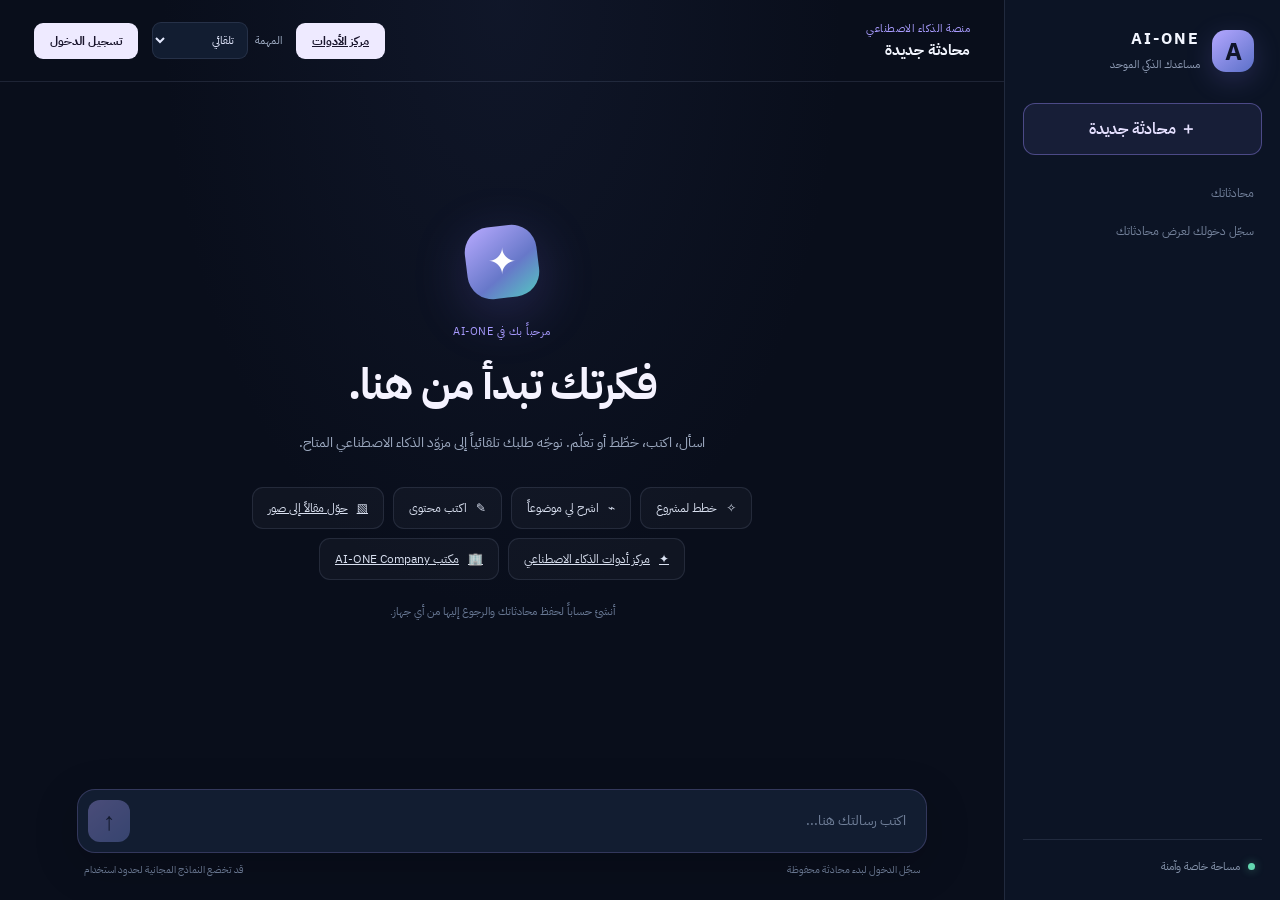
<file: index.html>
<!doctype html>
<html lang="ar" dir="rtl"><head><meta charset="UTF-8"><meta name="viewport" content="width=device-width,initial-scale=1,viewport-fit=cover"><meta name="theme-color" content="#0b1020"><meta name="description" content="AI-ONE — مساعدك الذكي الموحد"><link rel="manifest" href="./manifest.webmanifest"><link rel="icon" href="./icons/icon.svg" type="image/svg+xml"><link rel="stylesheet" href="./styles.css"><title>AI-ONE | مساعدك الذكي</title></head>
<body><div class="app-shell"><aside class="sidebar" id="sidebar"><div class="brand"><div class="brand-mark">A</div><div><strong>AI-ONE</strong><small>مساعدك الذكي الموحد</small></div></div><button class="new-chat" id="newChat">＋ محادثة جديدة</button><div class="side-label">محادثاتك</div><div class="conversation-list" id="conversationList"><div class="muted">سجّل دخولك لعرض محادثاتك</div></div><div class="side-bottom"><span class="status-dot"></span><span>مساحة خاصة وآمنة</span><button id="signOut" class="text-button hidden">خروج</button></div></aside>
<main class="main"><header class="topbar"><button class="mobile-menu" id="mobileMenu" aria-label="القائمة">☰</button><div class="top-title"><span class="eyebrow">منصة الذكاء الاصطناعي</span><strong id="chatTitle">محادثة جديدة</strong></div><div class="top-actions"><a class="login-button" href="./tool-hub.html">مركز الأدوات</a><label class="mode-control" for="taskMode">المهمة <select id="taskMode" aria-label="نوع المهمة"><option value="auto">تلقائي</option><option value="reasoning">تفكير وتحليل</option><option value="coding">برمجة</option><option value="research">بحث</option><option value="creative">إبداع ومحتوى</option></select></label><button id="authOpen" class="login-button">تسجيل الدخول</button></div></header>
<section class="chat-area" id="chatArea"><div class="welcome" id="welcome"><div class="orb"><span>✦</span></div><div class="welcome-kicker">مرحباً بك في AI-ONE</div><h1>فكرتك تبدأ من هنا.</h1><p>اسأل، اكتب، خطّط أو تعلّم. نوجّه طلبك تلقائياً إلى مزوّد الذكاء الاصطناعي المتاح.</p><div class="suggestions"><button class="suggestion" data-prompt="ساعدني أضع خطة واضحة لمشروعي القادم">✧ <span>خطط لمشروع</span></button><button class="suggestion" data-prompt="اشرح لي موضوعاً صعباً بطريقة بسيطة">⌁ <span>اشرح لي موضوعاً</span></button><button class="suggestion" data-prompt="اكتب لي رسالة احترافية ومختصرة">✎ <span>اكتب محتوى</span></button><a class="suggestion" href="./article-studio.html">▧ <span>حوّل مقالاً إلى صور</span></a><a class="suggestion" href="./tool-hub.html">✦ <span>مركز أدوات الذكاء الاصطناعي</span></a><a class="suggestion" href="./company.html">🏢 <span>مكتب AI-ONE Company</span></a></div><div class="welcome-note">أنشئ حساباً لحفظ محادثاتك والرجوع إليها من أي جهاز.</div></div><div class="messages hidden" id="messages"></div></section>
<footer class="composer-wrap"><form id="composer" class="composer"><textarea id="messageInput" rows="1" placeholder="اكتب رسالتك هنا..." aria-label="اكتب رسالتك" disabled></textarea><button id="sendButton" type="submit" disabled aria-label="إرسال">↑</button></form><div class="composer-caption"><span id="composerHint">سجّل الدخول لبدء محادثة محفوظة</span><span>قد تخضع النماذج المجانية لحدود استخدام</span></div></footer></main></div>
<div class="modal-backdrop hidden" id="authModal"><section class="auth-card" role="dialog" aria-modal="true" aria-labelledby="authTitle"><button class="modal-close" id="authClose" aria-label="إغلاق">×</button><div class="auth-logo">✦</div><div class="welcome-kicker">أهلاً بك في AI-ONE</div><h2 id="authTitle">حسابك، ومحادثاتك</h2><p class="auth-sub">سجّل الدخول أو أنشئ حساباً جديداً للبدء.</p><div class="auth-tabs"><button class="active" data-mode="login">دخول</button><button data-mode="signup">حساب جديد</button></div><form id="authForm"><label for="email">البريد الإلكتروني</label><input id="email" type="email" autocomplete="email" required placeholder="name@example.com"><label for="password">كلمة المرور</label><input id="password" type="password" autocomplete="current-password" minlength="6" required placeholder="6 أحرف على الأقل"><button class="primary-button" id="authSubmit" type="submit">تسجيل الدخول</button></form><div class="auth-message" id="authMessage" role="status"></div><small class="privacy-note">لا تضع كلمات مرور أو بيانات شديدة الحساسية داخل المحادثات.</small></section></div><div class="toast" id="toast" role="status"></div><script type="module" src="./app.js"></script></body></html>
</file>
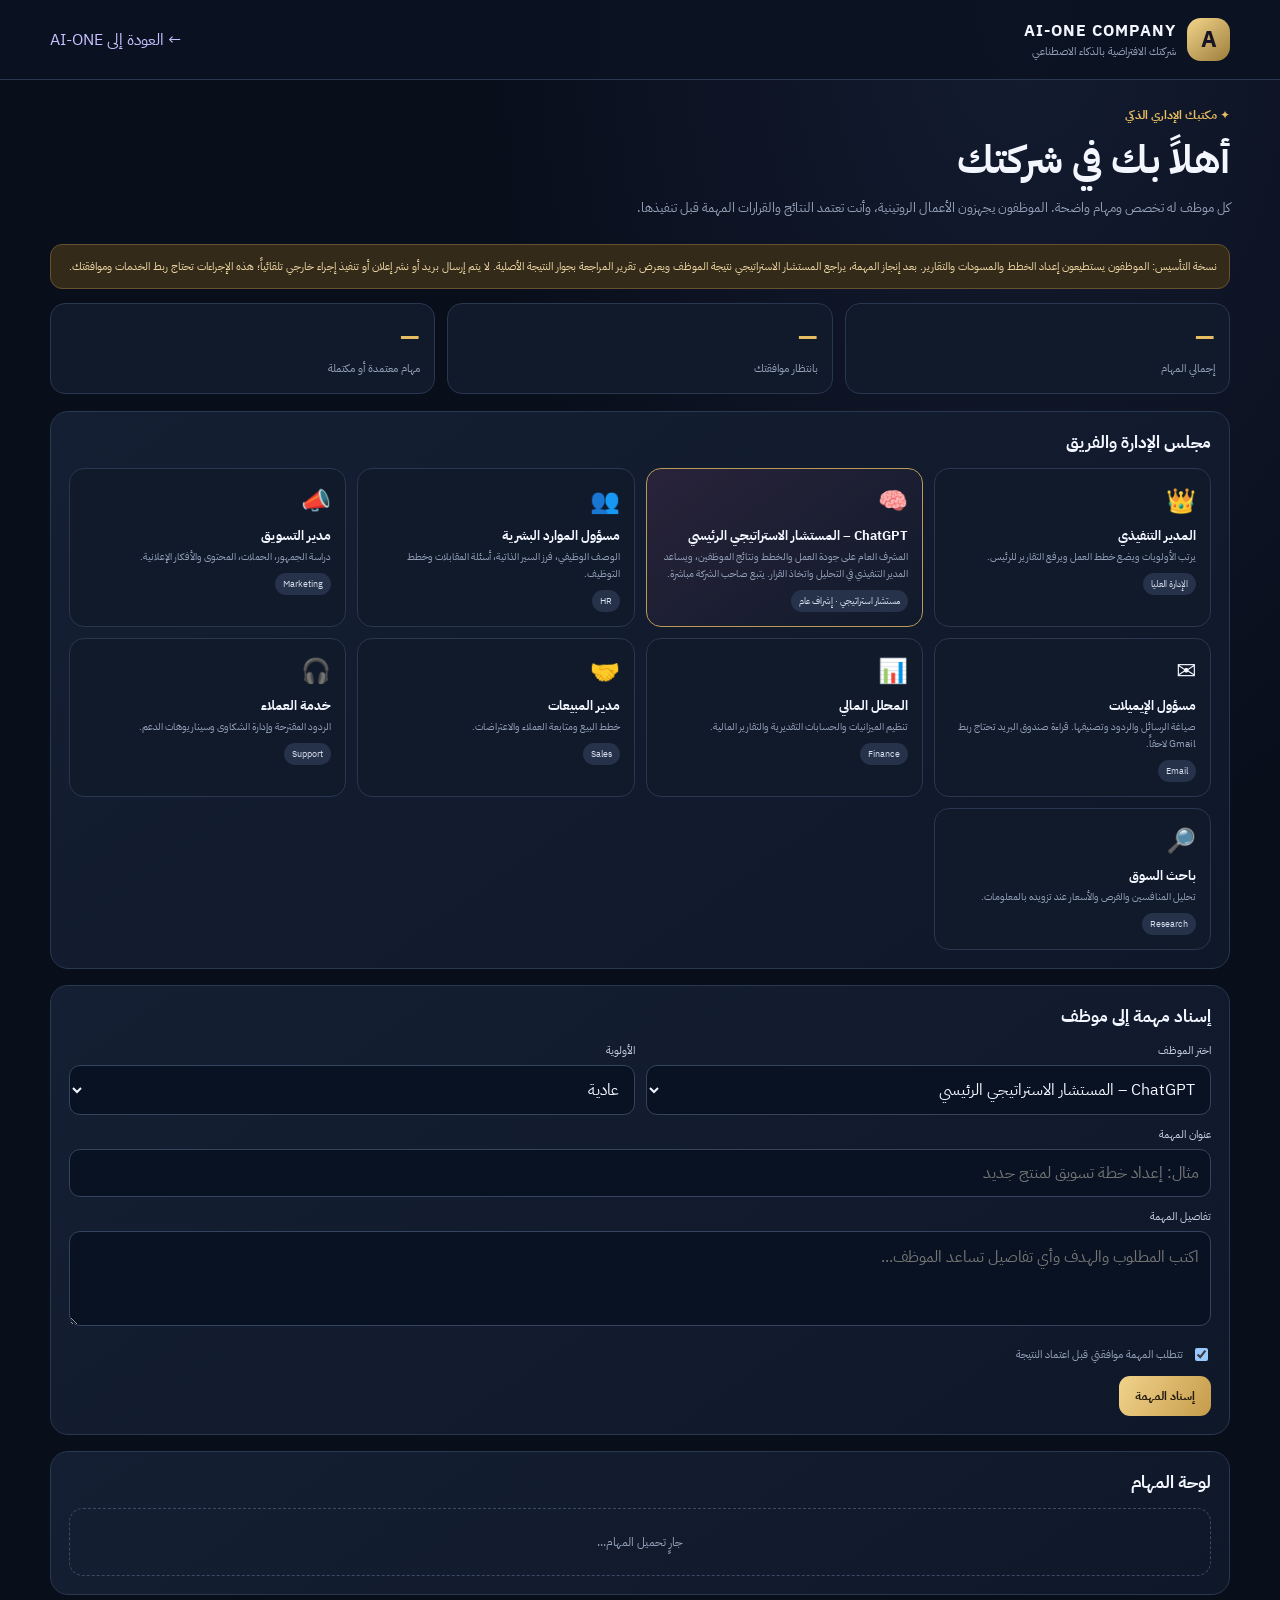
<file: company.html>
<!doctype html>
<html lang="ar" dir="rtl">
<head>
<meta charset="UTF-8"><meta name="viewport" content="width=device-width,initial-scale=1,viewport-fit=cover">
<meta name="theme-color" content="#090e1b"><meta name="description" content="AI-ONE Company — فريقك الافتراضي من موظفي الذكاء الاصطناعي">
<title>AI-ONE Company | شركتك الافتراضية</title>
<style>
@import url('https://fonts.googleapis.com/css2?family=IBM+Plex+Sans+Arabic:wght@400;500;600;700;800&display=swap');
:root{color-scheme:dark;--bg:#090e1b;--panel:#111b2d;--line:#293750;--text:#f3f6ff;--muted:#95a3bb;--gold:#e7bd62;--violet:#a99aff;--green:#68d7b2;--red:#e77979}
*{box-sizing:border-box}body{margin:0;background:radial-gradient(ellipse at 80% 0,#27365a55,transparent 38%),var(--bg);color:var(--text);font-family:'IBM Plex Sans Arabic',system-ui,sans-serif;min-height:100vh}
header{padding:18px max(16px,calc((100vw - 1180px)/2));border-bottom:1px solid var(--line);display:flex;align-items:center;justify-content:space-between;gap:12px;background:#0b1322dd}
.brand{display:flex;align-items:center;gap:11px}.mark{width:43px;height:43px;border-radius:14px;background:linear-gradient(140deg,#f3d58a,#9d7d3c);display:grid;place-items:center;color:#171525;font-weight:800;font-size:23px}.brand b{display:block;letter-spacing:1px}.brand small{display:block;color:var(--muted);font-size:11px}
a{color:#c8c0ff;text-decoration:none}main{width:min(1180px,calc(100% - 28px));margin:26px auto 70px}
.hero{display:flex;align-items:flex-end;justify-content:space-between;gap:18px;margin:10px 0 23px}.eyebrow{color:var(--gold);font-size:12px;font-weight:700}.hero h1{font-size:clamp(26px,5vw,39px);margin:7px 0}.hero p{color:var(--muted);line-height:1.9;margin:0;max-width:680px;font-size:13px}
.panel{background:linear-gradient(145deg,#151f33,#0f1829);border:1px solid var(--line);border-radius:18px;padding:18px;margin-bottom:16px}.panel h2{font-size:17px;margin:0 0 13px}
.stats{display:grid;grid-template-columns:repeat(3,1fr);gap:12px;margin-bottom:17px}.stat{background:#101a2b;border:1px solid var(--line);border-radius:15px;padding:14px}.stat b{display:block;font-size:25px;color:var(--gold)}.stat span{color:var(--muted);font-size:11px}
.employees{display:grid;grid-template-columns:repeat(4,minmax(0,1fr));gap:11px}.employee{border:1px solid var(--line);background:#101a2b;border-radius:15px;padding:14px;min-width:0}.employee .ico{font-size:24px}.employee b{display:block;font-size:13px;margin:7px 0 3px}.employee small{display:block;color:var(--muted);font-size:10px;line-height:1.7}.tag{display:inline-block;margin-top:8px;padding:4px 8px;border-radius:20px;background:#26324a;color:#d8dff0;font-size:9px}
.form-grid{display:grid;grid-template-columns:1fr 1fr;gap:11px}label{display:block;color:#c8d1e2;font-size:11px;margin:0 0 6px}input,select,textarea{font:inherit;color:var(--text);background:#091222;border:1px solid #34435e;border-radius:11px;padding:11px;width:100%;outline:none}textarea{min-height:95px;resize:vertical;line-height:1.8}input:focus,select:focus,textarea:focus{border-color:var(--violet)}.full{grid-column:1/-1}
.check{display:flex;align-items:center;gap:8px;color:var(--muted);font-size:11px;margin:12px 0}.check input{width:auto}
.btn{border:0;border-radius:11px;padding:11px 16px;font:inherit;font-size:12px;font-weight:700;cursor:pointer}.primary{background:linear-gradient(120deg,#f0d38b,#c69b4b);color:#241b0b}.secondary{background:#202d46;color:#e8edfa;border:1px solid #3a4964}.danger{background:#47252d;color:#ffd7d7;border:1px solid #70404a}.btn:disabled{opacity:.45;cursor:not-allowed}.actions{display:flex;gap:8px;flex-wrap:wrap;margin-top:10px}
.task-list{display:flex;flex-direction:column;gap:10px}.task{border:1px solid var(--line);background:#101a2b;border-radius:14px;padding:14px}.task-top{display:flex;align-items:flex-start;justify-content:space-between;gap:10px}.task h3{font-size:14px;margin:0 0 5px}.task p{color:var(--muted);font-size:11px;line-height:1.8;margin:0;white-space:pre-wrap;overflow-wrap:anywhere}.status{font-size:10px;border-radius:20px;padding:5px 9px;background:#26324a;white-space:nowrap}.status.working{color:#ffe29b;background:#493b20}.status.awaiting_approval{color:#ffe29b;background:#493b20}.status.completed,.status.approved{color:#a7f0d4;background:#163d35}.status.failed,.status.rejected{color:#ffc0c0;background:#48272d}
.result{margin-top:12px;padding:12px;border-radius:11px;background:#0b1424;border:1px solid #2b3a54;font-size:12px;line-height:1.9;white-space:pre-wrap;overflow-wrap:anywhere}
.muted{color:var(--muted);font-size:11px;line-height:1.8}.notice{padding:12px;border:1px solid #65512d;background:#332a1a;border-radius:12px;color:#f0d9a5;font-size:11px;line-height:1.8;margin-bottom:14px}
.empty{border:1px dashed #3a4964;border-radius:14px;padding:24px;text-align:center;color:var(--muted);font-size:12px}.hidden{display:none!important}
@media(max-width:850px){.employees{grid-template-columns:repeat(2,minmax(0,1fr))}.hero{display:block}.stats{gap:8px}.stat{padding:11px}}
@media(max-width:520px){header{padding:14px}.form-grid{grid-template-columns:1fr}.full{grid-column:auto}.employees{grid-template-columns:1fr 1fr}.task-top{display:block}.status{display:inline-block;margin-top:8px}.panel{padding:14px}}
</style>
</head>
<body>
<header><div class="brand"><div class="mark">A</div><div><b>AI-ONE COMPANY</b><small>شركتك الافتراضية بالذكاء الاصطناعي</small></div></div><a href="./index.html">← العودة إلى AI-ONE</a></header>
<main>
<section class="hero"><div><div class="eyebrow">✦ مكتبك الإداري الذكي</div><h1>أهلاً بك في شركتك</h1><p>كل موظف له تخصص ومهام واضحة. الموظفون يجهزون الأعمال الروتينية، وأنت تعتمد النتائج والقرارات المهمة قبل تنفيذها.</p></div></section>
<div class="notice">نسخة التأسيس: الموظفون يستطيعون إعداد الخطط والمسودات والتقارير. بعد إنجاز المهمة، يراجع المستشار الاستراتيجي نتيجة الموظف ويعرض تقرير المراجعة بجوار النتيجة الأصلية. لا يتم إرسال بريد أو نشر إعلان أو تنفيذ إجراء خارجي تلقائياً؛ هذه الإجراءات تحتاج ربط الخدمات وموافقتك.</div>
<section class="stats">
<div class="stat"><b id="totalTasks">—</b><span>إجمالي المهام</span></div>
<div class="stat"><b id="pendingTasks">—</b><span>بانتظار موافقتك</span></div>
<div class="stat"><b id="doneTasks">—</b><span>مهام معتمدة أو مكتملة</span></div>
</section>
<section class="panel"><h2>مجلس الإدارة والفريق</h2><div class="employees">
<div class="employee"><div class="ico">👑</div><b>المدير التنفيذي</b><small>يرتب الأولويات ويضع خطط العمل ويرفع التقارير للرئيس.</small><span class="tag">الإدارة العليا</span></div>
<div class="employee" style="border-color:#b99a58;background:linear-gradient(145deg,#29233a,#101a2b)"><div class="ico">🧠</div><b>ChatGPT – المستشار الاستراتيجي الرئيسي</b><small>المشرف العام على جودة العمل والخطط ونتائج الموظفين، ويساعد المدير التنفيذي في التحليل واتخاذ القرار. يتبع صاحب الشركة مباشرة.</small><span class="tag">مستشار استراتيجي · إشراف عام</span></div>
<div class="employee"><div class="ico">👥</div><b>مسؤول الموارد البشرية</b><small>الوصف الوظيفي، فرز السير الذاتية، أسئلة المقابلات وخطط التوظيف.</small><span class="tag">HR</span></div>
<div class="employee"><div class="ico">📣</div><b>مدير التسويق</b><small>دراسة الجمهور، الحملات، المحتوى والأفكار الإعلانية.</small><span class="tag">Marketing</span></div>
<div class="employee"><div class="ico">✉️</div><b>مسؤول الإيميلات</b><small>صياغة الرسائل والردود وتصنيفها. قراءة صندوق البريد تحتاج ربط Gmail لاحقاً.</small><span class="tag">Email</span></div>
<div class="employee"><div class="ico">📊</div><b>المحلل المالي</b><small>تنظيم الميزانيات والحسابات التقديرية والتقارير المالية.</small><span class="tag">Finance</span></div>
<div class="employee"><div class="ico">🤝</div><b>مدير المبيعات</b><small>خطط البيع ومتابعة العملاء والاعتراضات.</small><span class="tag">Sales</span></div>
<div class="employee"><div class="ico">🎧</div><b>خدمة العملاء</b><small>الردود المقترحة وإدارة الشكاوى وسيناريوهات الدعم.</small><span class="tag">Support</span></div>
<div class="employee"><div class="ico">🔎</div><b>باحث السوق</b><small>تحليل المنافسين والفرص والأسعار عند تزويده بالمعلومات.</small><span class="tag">Research</span></div>
</div></section>
<section class="panel"><h2>إسناد مهمة إلى موظف</h2><div class="form-grid">
<div><label for="employee">اختر الموظف</label><select id="employee"><option value="chatgpt_advisor">ChatGPT – المستشار الاستراتيجي الرئيسي</option><option value="ceo">المدير التنفيذي</option><option value="hr">مسؤول الموارد البشرية</option><option value="marketing">مدير التسويق</option><option value="email">مسؤول الإيميلات</option><option value="finance">المحلل المالي</option><option value="sales">مدير المبيعات</option><option value="support">خدمة العملاء</option><option value="research">باحث السوق</option></select></div>
<div><label for="priority">الأولوية</label><select id="priority"><option value="normal">عادية</option><option value="high">مرتفعة</option><option value="urgent">عاجلة</option><option value="low">منخفضة</option></select></div>
<div class="full"><label for="taskTitle">عنوان المهمة</label><input id="taskTitle" maxlength="180" placeholder="مثال: إعداد خطة تسويق لمنتج جديد"></div>
<div class="full"><label for="taskDescription">تفاصيل المهمة</label><textarea id="taskDescription" placeholder="اكتب المطلوب والهدف وأي تفاصيل تساعد الموظف..."></textarea></div>
</div>
<label class="check"><input id="approvalRequired" type="checkbox" checked> تتطلب المهمة موافقتي قبل اعتماد النتيجة</label>
<div class="actions"><button class="btn primary" id="createTask" type="button" onclick="if(window.aiOneCreateTask){window.aiOneCreateTask()}else{document.getElementById('formStatus').textContent='تعذر تشغيل صفحة الشركة. حدّث الصفحة، وإذا استمرت المشكلة أرسل لنا صورة الشاشة.'}">إسناد المهمة</button><span class="muted" id="formStatus" role="status" aria-live="polite"></span></div>
</section>
<section class="panel"><h2>لوحة المهام</h2><div id="taskList" class="task-list"><div class="empty">جارٍ تحميل المهام...</div></div></section>
<div id="loginNotice" class="panel hidden"><h2>سجّل الدخول أولاً</h2><p class="muted">استخدم نفس حساب AI-ONE لفتح مكتب الشركة وحفظ المهام بأمان.</p><a class="btn primary" href="./index.html">الذهاب لتسجيل الدخول</a></div>
</main>
<script type="module">
import { createClient } from "https://esm.sh/@supabase/supabase-js@2.57.4";
const supabase=createClient("https://ccizidvgbuqhjjmvncvv.supabase.co","sb_publishable_f2bGVyttaHar4NYbv6r04A_97joyQdM");
const $=id=>document.getElementById(id);
const employees={
 chatgpt_advisor:{name:"ChatGPT – المستشار الاستراتيجي الرئيسي",department:"executive",prompt:"أنت المستشار الاستراتيجي الرئيسي والمشرف العام في شركة AI-ONE. تتبع صاحب الشركة مباشرة، وتساعد المدير التنفيذي وباقي الأقسام. حلل المهمة من منظور استراتيجي، راجع المخاطر والافتراضات، وضع توصيات عملية قابلة للقياس، وحدد المسؤوليات والخطوات التالية. عند مراجعة عمل موظف آخر، قيّم الدقة والاكتمال والجودة واقترح التصحيح. لا تدّع أنك تواصلت مع موظف فعلي أو نفذت إجراء خارجياً، ولا تعتمد قرارات أو إجراءات حساسة؛ ارفعها لصاحب الشركة للموافقة."},
 ceo:{name:"المدير التنفيذي",department:"executive",prompt:"أنت المدير التنفيذي في شركة افتراضية. حلل المطلوب، رتب الأولويات، واقترح خطة تنفيذ عملية بمراحل ومسؤوليات ومخاطر. لا تدّع أنك نفذت أي إجراء خارجي."},
 hr:{name:"مسؤول الموارد البشرية",department:"hr",prompt:"أنت مسؤول موارد بشرية محترف. أعد أو حلل أوصاف الوظائف والسير الذاتية وأسئلة المقابلات وخطط التوظيف. لا تتخذ قرارات توظيف نهائية ولا تخترع بيانات مرشحين."},
 marketing:{name:"مدير التسويق",department:"marketing",prompt:"أنت مدير تسويق محترف. حلل الجمهور والمنتج، واقترح استراتيجية وحملة ومحتوى ومؤشرات قياس. لا تدّع نشر إعلان أو إنفاق ميزانية."},
 email:{name:"مسؤول الإيميلات",department:"email",prompt:"أنت مسؤول مراسلات الشركات. صغ رسائل وردوداً مهنية، لخص أي نص بريد يقدمه المستخدم، واقترح الأولوية والمتابعة. لا تدّع أنك قرأت صندوق بريد أو أرسلت رسالة."},
 finance:{name:"المحلل المالي",department:"finance",prompt:"أنت محلل مالي إداري. نظم الأرقام والميزانيات والتوقعات، اذكر افتراضاتك بوضوح، ولا تقدم أرقاماً غير موجودة كحقائق."},
 sales:{name:"مدير المبيعات",department:"sales",prompt:"أنت مدير مبيعات. ضع خطط البيع والمتابعة والاعتراضات ونصوص التواصل ومؤشرات الأداء. لا تدّع أنك تواصلت مع عميل."},
 support:{name:"موظف خدمة العملاء",department:"support",prompt:"أنت موظف خدمة عملاء محترف. جهز ردوداً مهذبة وحلولاً وخطوات تصعيد للشكاوى. لا تعد العميل بشيء غير مؤكد."},
 research:{name:"باحث السوق",department:"research",prompt:"أنت باحث سوق. حلل المعلومات التي يقدمها المستخدم، وميز بين الحقائق والافتراضات، وحدد البيانات الناقصة قبل إصدار استنتاجات."}
};
let user=null,tasks=[],runningTaskId=null;
function escapeText(v){return String(v??"")}
function statusLabel(s){return ({queued:"في الانتظار",working:"قيد التنفيذ",awaiting_approval:"بانتظار موافقتك",approved:"تمت الموافقة",rejected:"مرفوضة",completed:"مكتملة",failed:"تعذّر التنفيذ"})[s]||s}
function updateStats(){ $("totalTasks").textContent=tasks.length;$("pendingTasks").textContent=tasks.filter(t=>t.status==="awaiting_approval").length;$("doneTasks").textContent=tasks.filter(t=>["approved","completed"].includes(t.status)).length}
async function recoverStaleTasks(){if(!user)return;const cutoff=new Date(Date.now()-5*60*1000).toISOString();const {error}=await supabase.from("company_tasks").update({status:"failed",error_message:"توقف التنفيذ قبل حفظ النتيجة. يمكنك إعادة المحاولة بعد تحديث الصفحة."}).eq("user_id",user.id).eq("status","working").lt("updated_at",cutoff);if(error)console.warn("Stale task recovery:",error.message)}
async function loadTasks(){if(!user)return;await recoverStaleTasks();const {data,error}=await supabase.from("company_tasks").select("*").eq("user_id",user.id).order("created_at",{ascending:false}).limit(100);if(error){$("taskList").innerHTML='<div class="empty">تعذر تحميل المهام: '+escapeText(error.message)+'</div>';return}tasks=data||[];updateStats();renderTasks()}
function renderTasks(){const root=$("taskList");root.innerHTML="";if(!tasks.length){root.innerHTML='<div class="empty">لا توجد مهام بعد. ابدأ بإسناد أول مهمة لفريقك.</div>';return}
 for(const task of tasks){const card=document.createElement("article");card.className="task";const top=document.createElement("div");top.className="task-top";const info=document.createElement("div");const h=document.createElement("h3");h.textContent=task.title;const p=document.createElement("p");p.textContent=employees[task.employee_id]?.name+" · "+task.description;info.append(h,p);const badge=document.createElement("span");badge.className="status "+task.status;badge.textContent=statusLabel(task.status);top.append(info,badge);card.append(top);
 if(task.result){const result=document.createElement("div");result.className="result";result.textContent="نتيجة الموظف:\n"+task.result;card.append(result)}
 if(task.reviewer_status&&task.reviewer_status!=="not_started"){const review=document.createElement("div");review.className="result";const heading=document.createElement("strong");heading.textContent="مراجعة المستشار الاستراتيجي — "+({completed:"اكتملت المراجعة",failed:"تعذرت المراجعة",skipped:"تم تخطي المراجعة",working:"جارٍ مراجعة النتيجة"}[task.reviewer_status]||task.reviewer_status);review.append(heading);if(task.reviewer_result){const body=document.createElement("div");body.style.marginTop="8px";body.textContent=task.reviewer_result;review.append(body)}else if(task.reviewer_status==="failed"){const note=document.createElement("div");note.style.marginTop="8px";note.textContent="تم الاحتفاظ بنتيجة الموظف الأصلية، لكن لم يصل تقرير المراجعة. يمكنك مراجعة النتيجة يدويًا.";review.append(note)}card.append(review)}
 const actions=document.createElement("div");actions.className="actions";
 if(["queued","failed"].includes(task.status)){const run=document.createElement("button");run.className="btn primary";run.textContent=task.status==="failed"?"إعادة المحاولة":"ابدأ العمل";run.disabled=!!runningTaskId;run.addEventListener("click",()=>runTask(task));actions.append(run)}
 if(task.status==="awaiting_approval"){const approve=document.createElement("button");approve.className="btn primary";approve.textContent="اعتماد النتيجة";approve.addEventListener("click",()=>setTaskStatus(task,"approved"));const reject=document.createElement("button");reject.className="btn danger";reject.textContent="رفض";reject.addEventListener("click",()=>setTaskStatus(task,"rejected"));actions.append(approve,reject)}
 if(task.result&&task.employee_id!=="chatgpt_advisor"&&["working","failed"].includes(task.reviewer_status)){const reviewAgain=document.createElement("button");reviewAgain.className="btn primary";reviewAgain.textContent="استكمال مراجعة المستشار";reviewAgain.disabled=!!runningTaskId;reviewAgain.addEventListener("click",()=>reviewTask(task));actions.append(reviewAgain)}
 if(task.result&&["approved","completed","rejected"].includes(task.status)){const again=document.createElement("button");again.className="btn secondary";again.textContent="إعادة فتح";again.addEventListener("click",()=>setTaskStatus(task,"queued"));actions.append(again)}
 const del=document.createElement("button");del.className="btn secondary";del.textContent="حذف";del.addEventListener("click",()=>deleteTask(task));actions.append(del);card.append(actions);root.append(card)}
}
async function callAiRouter(prompt){
 const {data,error}=await supabase.functions.invoke("ai-router",{body:{messages:[{role:"user",content:prompt}]}});
 if(error)throw new Error(error.message||"تعذر الاتصال بمحرك الذكاء الاصطناعي");
 if(data?.error)throw new Error(data.error+(data.details?.length?" — "+data.details.join(" | "):""));
 if(typeof data?.text!=="string"||!data.text.trim())throw new Error("لم يصل رد نصي من نموذج الذكاء الاصطناعي.");
 return data.text.trim();
}
async function reviewTask(task){
 if(runningTaskId||!task.result||task.employee_id==="chatgpt_advisor")return;
 runningTaskId="review-"+task.id;
 renderTasks();
 const employee=employees[task.employee_id];
 try{
  const {error:startError}=await supabase.from("company_tasks").update({
   reviewer_status:"working",reviewer_result:null,reviewed_at:null
  }).eq("id",task.id).eq("user_id",user.id);
  if(startError)throw startError;
  await loadTasks();
  const reviewPrompt="أنت ChatGPT، المستشار الاستراتيجي الرئيسي والمراجع المستقل في شركة AI-ONE. راجع نتيجة الموظف التالية مراجعة نقدية مهنية ومحايدة. لا تُعد تنفيذ المهمة من الصفر ولا تخترع حقائق أو مصادر أو عمليات تحقق لم تحدث. ميّز بين الحقائق والافتراضات، واذكر ما لا يمكن التحقق منه.\\n\\nالمهمة: "+task.title+
   "\\nتفاصيلها: "+task.description+"\\nالموظف المنفذ: "+(employee?.name||task.employee_id)+
   "\\n\\nالنتيجة الأصلية للموظف:\\n"+task.result+
   "\\n\\nأخرج تقريرًا بالعربية يتضمن: 1) التقييم العام 2) نقاط القوة 3) الأخطاء أو النواقص 4) المخاطر والافتراضات 5) التحسينات المطلوبة 6) التوصية النهائية: قبول أو قبول بعد تعديلات أو إعادة العمل. لا تعتمد إجراءً حساس.";
  const reviewerResult=await callAiRouter(reviewPrompt);
  const {error:saveError}=await supabase.from("company_tasks").update({
   reviewer_result:reviewerResult,reviewer_status:"completed",reviewed_at:new Date().toISOString()
  }).eq("id",task.id).eq("user_id",user.id);
  if(saveError)throw saveError;
 }catch(error){
  await supabase.from("company_tasks").update({
   reviewer_result:"تعذرت المراجعة الآلية: "+(error?.message||String(error)),
   reviewer_status:"failed",reviewed_at:new Date().toISOString()
  }).eq("id",task.id).eq("user_id",user.id);
 }finally{
  runningTaskId=null;
  await loadTasks();
 }
}
async function createTask(){
 const employeeId=$("employee").value;
 const employee=employees[employeeId];
 const title=$("taskTitle").value.trim();
 const description=$("taskDescription").value.trim();
 if(!user){$("formStatus").textContent="انتهت جلسة الدخول. ارجع للصفحة الرئيسية وسجّل الدخول مرة أخرى.";return}
 if(!employee||!title||!description){$("formStatus").textContent="اختر الموظف واكتب عنوان المهمة وتفاصيلها.";return}
 $("createTask").disabled=true;
 $("formStatus").textContent="جارٍ حفظ المهمة...";
 try{
  const {data,error}=await supabase.from("company_tasks").insert({
   user_id:user.id,department:employee.department,employee_id:employeeId,title,description,
   priority:$("priority").value,requires_approval:$("approvalRequired").checked
  }).select("id").single();
  if(error)throw error;
  if(!data?.id)throw new Error("لم يؤكد النظام حفظ المهمة.");
  $("taskTitle").value="";
  $("taskDescription").value="";
  await loadTasks();
  $("formStatus").textContent="تم إسناد المهمة بنجاح.";
 }catch(error){
  $("formStatus").textContent="تعذر إسناد المهمة: "+(error?.message||String(error));
 }finally{
  $("createTask").disabled=false;
 }
}
async function runTask(task){
 if(runningTaskId)return;
 runningTaskId=task.id;
 renderTasks();
 try{
  const {error:updateError}=await supabase.from("company_tasks").update({
   status:"working",error_message:null,result:null,reviewer_result:null,
   reviewer_status:"not_started",reviewed_at:null
  }).eq("id",task.id).eq("user_id",user.id);
  if(updateError)throw updateError;
  await loadTasks();
  const employee=employees[task.employee_id];
  if(!employee)throw new Error("تعذر تحديد الموظف المسؤول عن المهمة.");
  const prompt=employee.prompt+"\n\nعنوان المهمة: "+task.title+"\nتفاصيل المهمة: "+task.description+
   "\nالأولوية: "+task.priority+"\n\nنفذ التحليل أو إعداد المسودة المطلوبة. أخرج نتيجة عملية ومنظمة باللغة العربية. إذا كانت هناك معلومات ناقصة فاذكرها بوضوح.";
  const result=await callAiRouter(prompt);
  const status=task.requires_approval?"awaiting_approval":"completed";
  const initialReviewerStatus=task.employee_id==="chatgpt_advisor"?"skipped":"working";
  const {error:saveError}=await supabase.from("company_tasks").update({
   result,status,reviewer_status:initialReviewerStatus,reviewer_result:null,
   reviewed_at:null,error_message:null
  }).eq("id",task.id).eq("user_id",user.id);
  if(saveError)throw saveError;
  await loadTasks();
  if(task.employee_id!=="chatgpt_advisor"){
   try{
    const reviewPrompt="أنت ChatGPT، المستشار الاستراتيجي الرئيسي والمراجع المستقل في شركة AI-ONE. راجع نتيجة الموظف التالية مراجعة نقدية مهنية ومحايدة. لا تُعد تنفيذ المهمة من الصفر ولا تخترع حقائق أو مصادر أو عمليات تحقق لم تحدث. ميّز بين الحقائق والافتراضات، واذكر ما لا يمكن التحقق منه.\n\nالمهمة: "+task.title+
     "\nتفاصيلها: "+task.description+"\nالموظف المنفذ: "+employee.name+
     "\n\nالنتيجة الأصلية للموظف:\n"+result+
     "\n\nأخرج تقريرًا بالعربية يتضمن: 1) التقييم العام 2) نقاط القوة 3) الأخطاء أو النواقص 4) المخاطر والافتراضات 5) التحسينات المطلوبة 6) التوصية النهائية: قبول أو قبول بعد تعديلات أو إعادة العمل. لا تعتمد إجراءً حساس.";
    const reviewerResult=await callAiRouter(reviewPrompt);
    const {error:reviewSaveError}=await supabase.from("company_tasks").update({
     reviewer_result:reviewerResult,reviewer_status:"completed",reviewed_at:new Date().toISOString()
    }).eq("id",task.id).eq("user_id",user.id);
    if(reviewSaveError)throw reviewSaveError;
   }catch(reviewError){
    const message="تعذرت المراجعة الآلية: "+(reviewError?.message||String(reviewError));
    await supabase.from("company_tasks").update({
     reviewer_result:message,reviewer_status:"failed",reviewed_at:new Date().toISOString()
    }).eq("id",task.id).eq("user_id",user.id);
   }
  }
 }catch(e){
  await supabase.from("company_tasks").update({
   status:"failed",error_message:String(e?.message||e)
  }).eq("id",task.id).eq("user_id",user.id);
  alert("تعذر تنفيذ المهمة: "+(e?.message||"خطأ غير معروف"));
 }finally{
  runningTaskId=null;
  await loadTasks();
 }
}
async function setTaskStatus(task,status){const {error}=await supabase.from("company_tasks").update({status}).eq("id",task.id);if(error){alert(error.message);return}await loadTasks()}
async function deleteTask(task){if(!confirm("هل تريد حذف هذه المهمة؟"))return;const {error}=await supabase.from("company_tasks").delete().eq("id",task.id);if(error){alert(error.message);return}await loadTasks()}
window.aiOneCreateTask=createTask;
const {data:{session}}=await supabase.auth.getSession();user=session?.user||null;
if(!user){$("loginNotice").classList.remove("hidden");$("taskList").innerHTML='<div class="empty">سجّل الدخول من الصفحة الرئيسية أولاً.</div>';$("createTask").disabled=true}else{await loadTasks()}
</script>
</body></html>
</file>
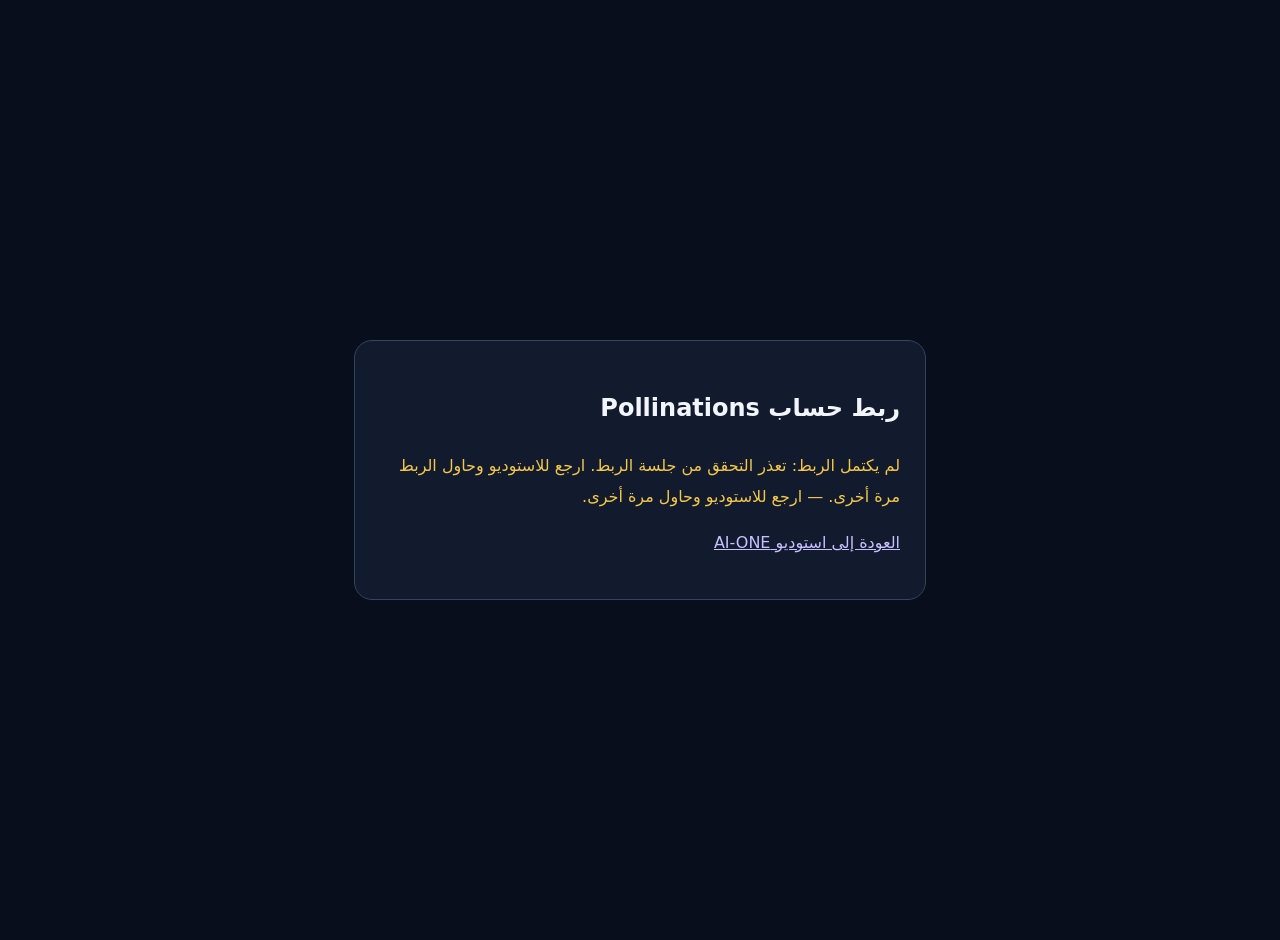
<file: pollinations-callback.html>
<!doctype html>
<html lang="ar" dir="rtl">
<head>
<meta charset="utf-8"><meta name="viewport" content="width=device-width,initial-scale=1">
<meta name="theme-color" content="#0b1020"><title>ربط Pollinations | AI-ONE</title>
<style>
body{margin:0;min-height:100vh;display:grid;place-items:center;background:#080e1b;color:#f2f5fc;font-family:system-ui,sans-serif;padding:20px}.box{max-width:520px;background:#111b2d;border:1px solid #34435e;border-radius:18px;padding:25px;line-height:1.9}a{color:#c8c0ff}#status{color:#f5c84b}
</style></head>
<body><main class="box"><h2>ربط حساب Pollinations</h2><p id="status">جارٍ تأكيد الموافقة وربط الحساب...</p><p><a href="./article-studio.html">العودة إلى استوديو AI-ONE</a></p></main>
<script>
(async()=>{
 const status=document.getElementById('status');
 try{
  const params=new URLSearchParams(location.search);
  const code=params.get('code');
  const returnedState=params.get('state');
  const expectedState=sessionStorage.getItem('pollinations_oauth_state');
  const verifier=sessionStorage.getItem('pollinations_pkce_verifier');
  const clientId='pk_EDn5OVAUvDpuFlWT';
  const redirectUri='https://ai-one-app.github.io/ai-one-app/pollinations-callback.html';
  if(params.get('error'))throw new Error(params.get('error_description')||params.get('error'));
  if(!code||!returnedState||!expectedState||returnedState!==expectedState||!verifier)throw new Error('تعذر التحقق من جلسة الربط. ارجع للاستوديو وحاول الربط مرة أخرى.');
  const response=await fetch('https://enter.pollinations.ai/api/oauth/token',{
   method:'POST',headers:{'Content-Type':'application/x-www-form-urlencoded'},
   body:new URLSearchParams({grant_type:'authorization_code',code,client_id:clientId,redirect_uri:redirectUri,code_verifier:verifier})
  });
  const data=await response.json();
  if(!response.ok||!data.access_token)throw new Error(data.error_description||data.error||'فشل تبادل رمز الموافقة.');
  sessionStorage.setItem('pollinations_access_token',data.access_token);
  sessionStorage.removeItem('pollinations_pkce_verifier');
  sessionStorage.removeItem('pollinations_oauth_state');
  status.textContent='تم ربط الحساب بنجاح. جارٍ إعادتك إلى الاستوديو...';
  history.replaceState(null,'',location.pathname);
  location.replace('./article-studio.html');
 }catch(error){status.textContent='لم يكتمل الربط: '+error.message+' — ارجع للاستوديو وحاول مرة أخرى.';}
})();
</script></body></html>
</file>
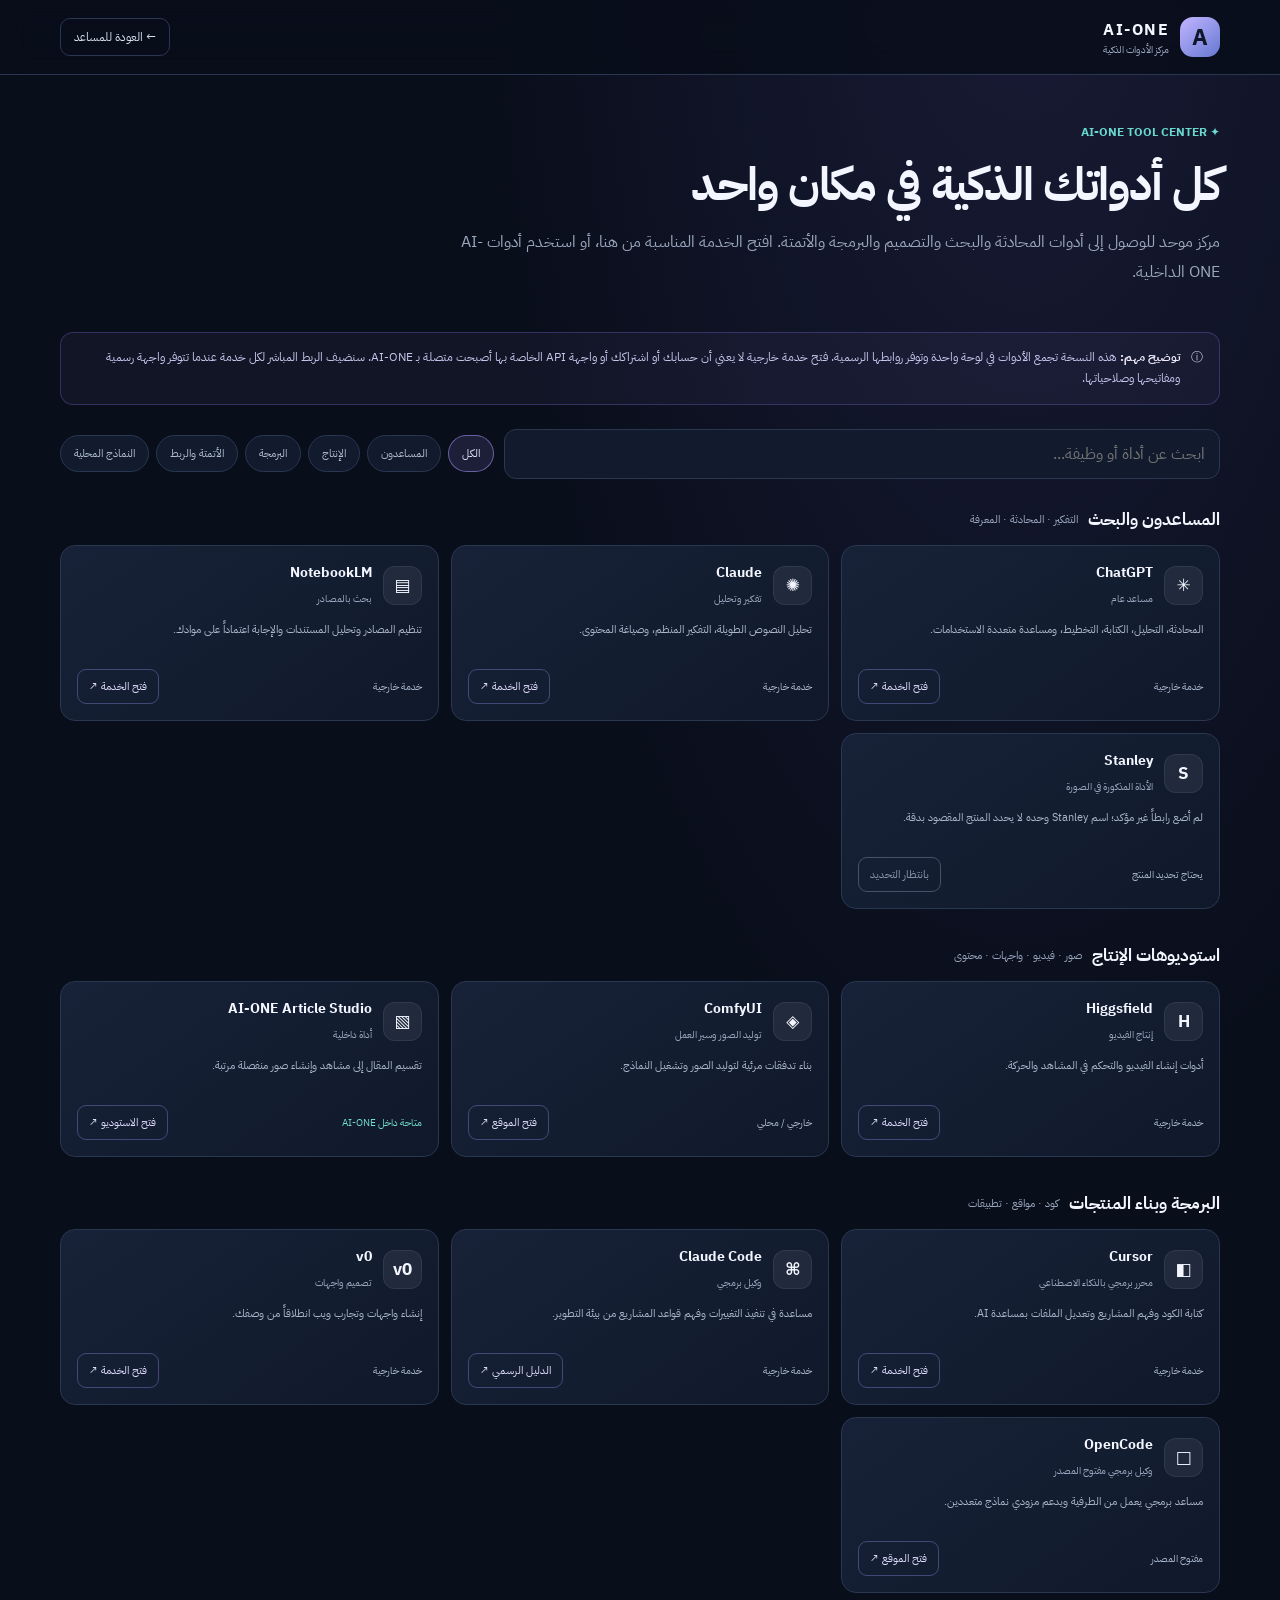
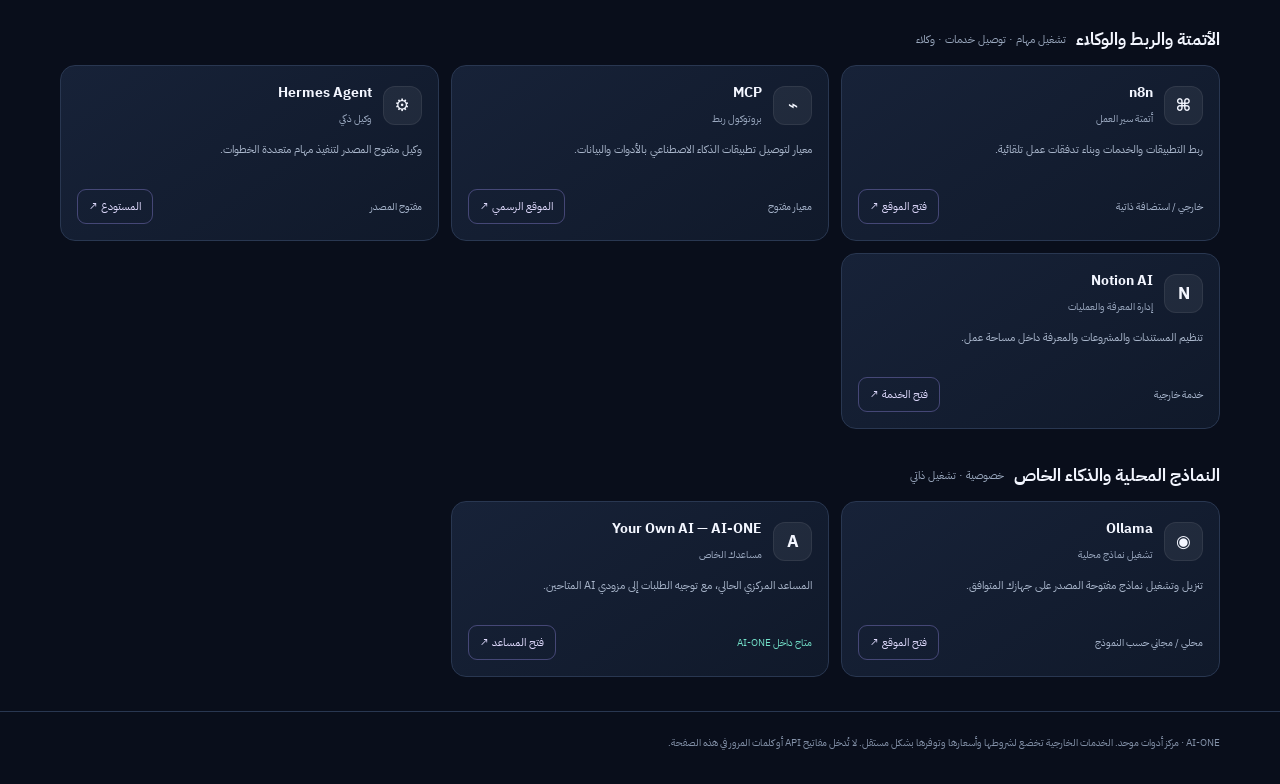
<file: tool-hub.html>
<!doctype html>
<html lang="ar" dir="rtl">
<head>
<meta charset="utf-8"><meta name="viewport" content="width=device-width,initial-scale=1,viewport-fit=cover">
<meta name="theme-color" content="#0b1020"><meta name="description" content="مركز أدوات AI-ONE — وصول موحد إلى أدوات الذكاء الاصطناعي والبحث والبرمجة والإنتاج.">
<title>مركز الأدوات | AI-ONE</title>
<link rel="manifest" href="./manifest.webmanifest"><link rel="icon" href="./icons/icon.svg" type="image/svg+xml">
<style>
@import url('https://fonts.googleapis.com/css2?family=IBM+Plex+Sans+Arabic:wght@400;500;600;700;800&display=swap');
:root{color-scheme:dark;--bg:#090e1b;--panel:#121c30;--line:#293751;--text:#f3f6ff;--muted:#9aa8be;--accent:#a99aff;--cyan:#69d9d0}
*{box-sizing:border-box}body{margin:0;min-height:100vh;background:radial-gradient(ellipse at 80% -10%,#3b397055,transparent 38%),var(--bg);color:var(--text);font-family:'IBM Plex Sans Arabic',system-ui,sans-serif}
a{color:inherit;text-decoration:none}.wrap{width:min(1160px,calc(100% - 32px));margin:auto}
header{border-bottom:1px solid var(--line);background:#090e1bd9;backdrop-filter:blur(14px);position:sticky;top:0;z-index:3}
.nav{height:74px;display:flex;align-items:center;justify-content:space-between;gap:16px}.brand{display:flex;align-items:center;gap:11px}.mark{width:40px;height:40px;border-radius:13px;background:linear-gradient(140deg,#c2b5ff,#6578d1);display:grid;place-items:center;color:#11172a;font-weight:800;font-size:23px}.brand b{letter-spacing:1.5px}.brand small{display:block;color:var(--muted);font-size:10px}.back{border:1px solid var(--line);border-radius:10px;padding:9px 13px;color:#d7dff0;font-size:12px}
.hero{padding:48px 0 26px}.eyebrow{color:var(--cyan);font-size:12px;font-weight:700}.hero h1{font-size:clamp(29px,5vw,46px);margin:9px 0 8px;letter-spacing:-1px}.hero p{color:var(--muted);line-height:1.9;max-width:760px;margin:0}
.notice{display:flex;gap:11px;align-items:flex-start;padding:14px 16px;border:1px solid #766acb55;background:#a99aff0d;border-radius:13px;color:#c9c4ed;font-size:12px;line-height:1.8;margin:18px 0 24px}.notice b{color:#f1edff}
.toolbar{display:flex;gap:10px;align-items:center;margin:20px 0 23px;flex-wrap:wrap}.search{flex:1;min-width:210px;background:#111b2d;border:1px solid var(--line);border-radius:12px;padding:12px 14px;color:white;font:inherit;outline:none}.search:focus{border-color:var(--accent)}.filters{display:flex;gap:7px;flex-wrap:wrap}.filter{border:1px solid var(--line);background:#111b2d;color:#aebbd0;border-radius:30px;padding:9px 13px;font:inherit;font-size:11px;cursor:pointer}.filter.active{background:#a99aff20;border-color:#a99aff88;color:#e6e0ff}
.group{margin:28px 0 34px}.group-head{display:flex;align-items:center;gap:10px;margin-bottom:13px}.group-head h2{font-size:17px;margin:0}.group-head span{font-size:11px;color:var(--muted)}.grid{display:grid;grid-template-columns:repeat(3,minmax(0,1fr));gap:12px}
.tool{background:linear-gradient(145deg,#172238,#10192a);border:1px solid var(--line);border-radius:15px;padding:16px;min-width:0;display:flex;flex-direction:column;gap:11px;transition:.18s}.tool:hover{transform:translateY(-2px);border-color:#9e91ef88;background:linear-gradient(145deg,#1d2943,#111b2d)}
.tool-top{display:flex;align-items:center;gap:11px}.logo{width:39px;height:39px;border-radius:12px;display:grid;place-items:center;background:#ffffff10;border:1px solid #ffffff12;font-size:17px;font-weight:800;flex-shrink:0}.tool h3{font-size:14px;margin:0 0 2px}.type{font-size:10px;color:#9ba9c0}.tool p{font-size:11px;color:#aab7cc;line-height:1.75;margin:0;min-height:38px}.tool-foot{display:flex;align-items:center;justify-content:space-between;gap:8px;margin-top:auto}.state{font-size:10px;color:#a9b7ce}.state.internal{color:#72dfc8}.open{font-size:11px;color:#e1dcff;border:1px solid #a99aff55;border-radius:9px;padding:8px 11px}.open.disabled{color:#8995aa;border-color:#46516a;cursor:default}
.empty{display:none;text-align:center;color:var(--muted);padding:30px;border:1px dashed var(--line);border-radius:14px}
footer{border-top:1px solid var(--line);padding:22px 0 32px;color:#8492a9;font-size:10px;line-height:1.8}
@media(max-width:850px){.grid{grid-template-columns:repeat(2,minmax(0,1fr))}.hero{padding-top:34px}}@media(max-width:540px){.grid{grid-template-columns:1fr}.nav{height:66px}.hero{padding-top:28px}.tool p{min-height:0}.filters{width:100%}.filter{flex:1}}
</style></head>
<body>
<header><div class="wrap nav"><a class="brand" href="./index.html"><div class="mark">A</div><div><b>AI-ONE</b><small>مركز الأدوات الذكية</small></div></a><a class="back" href="./index.html">← العودة للمساعد</a></div></header>
<main class="wrap">
<section class="hero"><div class="eyebrow">✦ AI-ONE TOOL CENTER</div><h1>كل أدواتك الذكية في مكان واحد</h1><p>مركز موحد للوصول إلى أدوات المحادثة والبحث والتصميم والبرمجة والأتمتة. افتح الخدمة المناسبة من هنا، أو استخدم أدوات AI-ONE الداخلية.</p></section>
<div class="notice"><span>ⓘ</span><div><b>توضيح مهم:</b> هذه النسخة تجمع الأدوات في لوحة واحدة وتوفر روابطها الرسمية. فتح خدمة خارجية لا يعني أن حسابك أو اشتراكك أو واجهة API الخاصة بها أصبحت متصلة بـ AI-ONE. سنضيف الربط المباشر لكل خدمة عندما تتوفر واجهة رسمية ومفاتيحها وصلاحياتها.</div></div>
<div class="toolbar"><input class="search" id="search" type="search" placeholder="ابحث عن أداة أو وظيفة..." aria-label="ابحث عن أداة"><div class="filters" id="filters"><button class="filter active" data-filter="all">الكل</button><button class="filter" data-filter="assist">المساعدون</button><button class="filter" data-filter="create">الإنتاج</button><button class="filter" data-filter="dev">البرمجة</button><button class="filter" data-filter="automation">الأتمتة والربط</button><button class="filter" data-filter="local">النماذج المحلية</button></div></div>
<div id="catalog">
<section class="group" data-group="assist"><div class="group-head"><h2>المساعدون والبحث</h2><span>التفكير · المحادثة · المعرفة</span></div><div class="grid">
<article class="tool" data-cat="assist" data-name="chatgpt مساعد محادثة عام"><div class="tool-top"><div class="logo">✳</div><div><h3>ChatGPT</h3><span class="type">مساعد عام</span></div></div><p>المحادثة، التحليل، الكتابة، التخطيط، ومساعدة متعددة الاستخدامات.</p><div class="tool-foot"><span class="state">خدمة خارجية</span><a class="open" href="https://chatgpt.com/" target="_blank" rel="noopener">فتح الخدمة ↗</a></div></article>
<article class="tool" data-cat="assist" data-name="claude التفكير التحليل"><div class="tool-top"><div class="logo">✺</div><div><h3>Claude</h3><span class="type">تفكير وتحليل</span></div></div><p>تحليل النصوص الطويلة، التفكير المنظم، وصياغة المحتوى.</p><div class="tool-foot"><span class="state">خدمة خارجية</span><a class="open" href="https://claude.ai/" target="_blank" rel="noopener">فتح الخدمة ↗</a></div></article>
<article class="tool" data-cat="assist" data-name="notebooklm بحث مصادر"><div class="tool-top"><div class="logo">▤</div><div><h3>NotebookLM</h3><span class="type">بحث بالمصادر</span></div></div><p>تنظيم المصادر وتحليل المستندات والإجابة اعتماداً على موادك.</p><div class="tool-foot"><span class="state">خدمة خارجية</span><a class="open" href="https://notebooklm.google.com/" target="_blank" rel="noopener">فتح الخدمة ↗</a></div></article>
<article class="tool" data-cat="assist" data-name="stanley content صناعة المحتوى"><div class="tool-top"><div class="logo">S</div><div><h3>Stanley</h3><span class="type">الأداة المذكورة في الصورة</span></div></div><p>لم أضع رابطاً غير مؤكد؛ اسم Stanley وحده لا يحدد المنتج المقصود بدقة.</p><div class="tool-foot"><span class="state">يحتاج تحديد المنتج</span><span class="open disabled">بانتظار التحديد</span></div></article>
</div></section>
<section class="group" data-group="create"><div class="group-head"><h2>استوديوهات الإنتاج</h2><span>صور · فيديو · واجهات · محتوى</span></div><div class="grid">
<article class="tool" data-cat="create" data-name="higgsfield فيديو"><div class="tool-top"><div class="logo">H</div><div><h3>Higgsfield</h3><span class="type">إنتاج الفيديو</span></div></div><p>أدوات إنشاء الفيديو والتحكم في المشاهد والحركة.</p><div class="tool-foot"><span class="state">خدمة خارجية</span><a class="open" href="https://higgsfield.ai/" target="_blank" rel="noopener">فتح الخدمة ↗</a></div></article>
<article class="tool" data-cat="create" data-name="comfyui توليد الصور"><div class="tool-top"><div class="logo">◈</div><div><h3>ComfyUI</h3><span class="type">توليد الصور وسير العمل</span></div></div><p>بناء تدفقات مرئية لتوليد الصور وتشغيل النماذج.</p><div class="tool-foot"><span class="state">خارجي / محلي</span><a class="open" href="https://www.comfy.org/" target="_blank" rel="noopener">فتح الموقع ↗</a></div></article>
<article class="tool" data-cat="create" data-name="ai one article studio تحويل المقال الى صور"><div class="tool-top"><div class="logo">▧</div><div><h3>AI-ONE Article Studio</h3><span class="type">أداة داخلية</span></div></div><p>تقسيم المقال إلى مشاهد وإنشاء صور منفصلة مرتبة.</p><div class="tool-foot"><span class="state internal">متاحة داخل AI-ONE</span><a class="open" href="./article-studio.html">فتح الاستوديو ↗</a></div></article>
</div></section>
<section class="group" data-group="dev"><div class="group-head"><h2>البرمجة وبناء المنتجات</h2><span>كود · مواقع · تطبيقات</span></div><div class="grid">
<article class="tool" data-cat="dev" data-name="cursor برمجة"><div class="tool-top"><div class="logo">◧</div><div><h3>Cursor</h3><span class="type">محرر برمجي بالذكاء الاصطناعي</span></div></div><p>كتابة الكود وفهم المشاريع وتعديل الملفات بمساعدة AI.</p><div class="tool-foot"><span class="state">خدمة خارجية</span><a class="open" href="https://cursor.com/" target="_blank" rel="noopener">فتح الخدمة ↗</a></div></article>
<article class="tool" data-cat="dev" data-name="claude code برمجة"><div class="tool-top"><div class="logo">⌘</div><div><h3>Claude Code</h3><span class="type">وكيل برمجي</span></div></div><p>مساعدة في تنفيذ التغييرات وفهم قواعد المشاريع من بيئة التطوير.</p><div class="tool-foot"><span class="state">خدمة خارجية</span><a class="open" href="https://docs.anthropic.com/en/docs/claude-code/overview" target="_blank" rel="noopener">الدليل الرسمي ↗</a></div></article>
<article class="tool" data-cat="dev" data-name="v0 تصميم واجهات مواقع"><div class="tool-top"><div class="logo">v0</div><div><h3>v0</h3><span class="type">تصميم واجهات</span></div></div><p>إنشاء واجهات وتجارب ويب انطلاقاً من وصفك.</p><div class="tool-foot"><span class="state">خدمة خارجية</span><a class="open" href="https://v0.app/" target="_blank" rel="noopener">فتح الخدمة ↗</a></div></article>
<article class="tool" data-cat="dev" data-name="opencode برمجة"><div class="tool-top"><div class="logo">□</div><div><h3>OpenCode</h3><span class="type">وكيل برمجي مفتوح المصدر</span></div></div><p>مساعد برمجي يعمل من الطرفية ويدعم مزودي نماذج متعددين.</p><div class="tool-foot"><span class="state">مفتوح المصدر</span><a class="open" href="https://opencode.ai/" target="_blank" rel="noopener">فتح الموقع ↗</a></div></article>
</div></section>
<section class="group" data-group="automation"><div class="group-head"><h2>الأتمتة والربط والوكلاء</h2><span>تشغيل مهام · توصيل خدمات · وكلاء</span></div><div class="grid">
<article class="tool" data-cat="automation" data-name="n8n automation أتمتة"><div class="tool-top"><div class="logo">⌘</div><div><h3>n8n</h3><span class="type">أتمتة سير العمل</span></div></div><p>ربط التطبيقات والخدمات وبناء تدفقات عمل تلقائية.</p><div class="tool-foot"><span class="state">خارجي / استضافة ذاتية</span><a class="open" href="https://n8n.io/" target="_blank" rel="noopener">فتح الموقع ↗</a></div></article>
<article class="tool" data-cat="automation" data-name="mcp protocol connections ربط"><div class="tool-top"><div class="logo">⌁</div><div><h3>MCP</h3><span class="type">بروتوكول ربط</span></div></div><p>معيار لتوصيل تطبيقات الذكاء الاصطناعي بالأدوات والبيانات.</p><div class="tool-foot"><span class="state">معيار مفتوح</span><a class="open" href="https://modelcontextprotocol.io/" target="_blank" rel="noopener">الموقع الرسمي ↗</a></div></article>
<article class="tool" data-cat="automation" data-name="hermes agent agents"><div class="tool-top"><div class="logo">⚙</div><div><h3>Hermes Agent</h3><span class="type">وكيل ذكي</span></div></div><p>وكيل مفتوح المصدر لتنفيذ مهام متعددة الخطوات.</p><div class="tool-foot"><span class="state">مفتوح المصدر</span><a class="open" href="https://github.com/NousResearch/hermes-agent" target="_blank" rel="noopener">المستودع ↗</a></div></article>
<article class="tool" data-cat="automation" data-name="notion ai operations"><div class="tool-top"><div class="logo">N</div><div><h3>Notion AI</h3><span class="type">إدارة المعرفة والعمليات</span></div></div><p>تنظيم المستندات والمشروعات والمعرفة داخل مساحة عمل.</p><div class="tool-foot"><span class="state">خدمة خارجية</span><a class="open" href="https://www.notion.so/product/ai" target="_blank" rel="noopener">فتح الخدمة ↗</a></div></article>
</div></section>
<section class="group" data-group="local"><div class="group-head"><h2>النماذج المحلية والذكاء الخاص</h2><span>خصوصية · تشغيل ذاتي</span></div><div class="grid">
<article class="tool" data-cat="local" data-name="ollama local models نماذج محلية"><div class="tool-top"><div class="logo">◉</div><div><h3>Ollama</h3><span class="type">تشغيل نماذج محلية</span></div></div><p>تنزيل وتشغيل نماذج مفتوحة المصدر على جهازك المتوافق.</p><div class="tool-foot"><span class="state">محلي / مجاني حسب النموذج</span><a class="open" href="https://ollama.com/" target="_blank" rel="noopener">فتح الموقع ↗</a></div></article>
<article class="tool" data-cat="local" data-name="your own ai ai-one private"><div class="tool-top"><div class="logo">A</div><div><h3>Your Own AI — AI-ONE</h3><span class="type">مساعدك الخاص</span></div></div><p>المساعد المركزي الحالي، مع توجيه الطلبات إلى مزودي AI المتاحين.</p><div class="tool-foot"><span class="state internal">متاح داخل AI-ONE</span><a class="open" href="./index.html">فتح المساعد ↗</a></div></article>
</div></section>
</div>
<div class="empty" id="empty">لا توجد أدوات مطابقة لبحثك.</div>
</main>
<footer><div class="wrap">AI-ONE · مركز أدوات موحد. الخدمات الخارجية تخضع لشروطها وأسعارها وتوفرها بشكل مستقل. لا تُدخل مفاتيح API أو كلمات المرور في هذه الصفحة.</div></footer>
<script>
const search=document.getElementById('search'),filters=[...document.querySelectorAll('.filter')],cards=[...document.querySelectorAll('.tool')],groups=[...document.querySelectorAll('.group')],empty=document.getElementById('empty');let active='all';
function apply(){const q=search.value.trim().toLowerCase();let count=0;cards.forEach(c=>{const okCat=active==='all'||c.dataset.cat===active;const okText=!q||(c.dataset.name+' '+c.innerText).toLowerCase().includes(q);c.hidden=!(okCat&&okText);if(!c.hidden)count++});groups.forEach(g=>{g.hidden=!([...g.querySelectorAll('.tool')].some(c=>!c.hidden))});empty.style.display=count?'none':'block'}
search.addEventListener('input',apply);filters.forEach(b=>b.addEventListener('click',()=>{active=b.dataset.filter;filters.forEach(x=>x.classList.toggle('active',x===b));apply()}));
</script>
</body></html>
</file>
<file: styles.css>
@import url('https://fonts.googleapis.com/css2?family=IBM+Plex+Sans+Arabic:wght@400;500;600;700&display=swap');
:root{color-scheme:dark;--bg:#090e1b;--line:rgba(179,198,232,.12);--text:#f3f6ff;--muted:#8e9bb4;--accent:#9b8cff;--cyan:#69d9d0}*{box-sizing:border-box}body{margin:0;background:var(--bg);color:var(--text);font-family:'IBM Plex Sans Arabic',system-ui,sans-serif;min-height:100dvh}.app-shell{min-height:100dvh;display:flex}.sidebar{width:276px;background:#0c1425;border-left:1px solid var(--line);padding:25px 18px;display:flex;flex-direction:column;flex-shrink:0}.brand{display:flex;align-items:center;gap:12px;padding:2px 8px 28px}.brand-mark{width:42px;height:42px;border-radius:14px;background:linear-gradient(140deg,#b4a7ff,#5b70c8);display:grid;place-items:center;color:#10152a;font-size:25px;font-weight:700;box-shadow:0 8px 28px #8e83ff33}.brand strong{display:block;letter-spacing:2px;font-size:16px}.brand small{color:var(--muted);font-size:11px}.new-chat{border:1px solid #9c8cff66;background:#9586ff16;color:#e5e0ff;border-radius:12px;padding:13px;font:inherit;font-weight:600;cursor:pointer}.side-label{color:#73819b;font-size:12px;margin:29px 8px 12px}.conversation-list{display:flex;flex-direction:column;gap:5px;overflow:auto}.conversation-item{border:0;background:transparent;color:#bdc8dc;text-align:right;padding:11px 12px;border-radius:9px;font:inherit;white-space:nowrap;overflow:hidden;text-overflow:ellipsis;cursor:pointer}.conversation-item:hover,.conversation-item.active{background:#ffffff0c;color:white}.muted{color:#74829b;font-size:12px;padding:8px}.side-bottom{margin-top:auto;padding:18px 7px 0;border-top:1px solid var(--line);display:flex;align-items:center;gap:8px;color:#8795ad;font-size:11px}.status-dot{width:7px;height:7px;border-radius:50%;background:#63d7b0;box-shadow:0 0 10px #63d7b077}.text-button{margin-right:auto;border:0;background:none;color:#d0c9ff;font:inherit;cursor:pointer}.main{flex:1;min-width:0;display:flex;flex-direction:column;min-height:100dvh;background:radial-gradient(ellipse at 50% 0%,#28345a38,transparent 48%),var(--bg)}.topbar{height:82px;border-bottom:1px solid var(--line);display:flex;align-items:center;justify-content:space-between;padding:0 34px;gap:14px}.top-title{display:flex;flex-direction:column;gap:2px}.eyebrow,.welcome-kicker{color:#a99cff;font-size:11px;letter-spacing:.5px}.top-title strong{font-size:15px}.top-actions{display:flex;align-items:center;gap:14px}.model-pill{font-size:11px;color:#b5c3d9;border:1px solid var(--line);border-radius:30px;padding:8px 12px}.model-pill i{display:inline-block;width:6px;height:6px;background:var(--cyan);border-radius:50%;margin-left:6px}.login-button{background:#eeeaff;color:#19152c;border:0;border-radius:9px;padding:9px 16px;font:inherit;font-size:12px;font-weight:700;cursor:pointer}.chat-area{width:min(900px,100%);margin:0 auto;flex:1;display:flex;flex-direction:column;padding:38px 30px 20px;min-height:0}.welcome{margin:auto;text-align:center;max-width:620px;padding:25px 0 55px}.orb{width:72px;height:72px;border-radius:25px;margin:0 auto 25px;background:linear-gradient(145deg,#b8aaff,#6778c9 60%,#54c7c1);display:grid;place-items:center;box-shadow:0 14px 55px #8375ff38;transform:rotate(-7deg)}.orb span{font-size:36px;color:#fff;transform:rotate(7deg)}.welcome h1{font-size:clamp(29px,5vw,43px);margin:12px 0;color:#f5f3ff;letter-spacing:-1px}.welcome>p{color:#9eabc2;font-size:14px;line-height:2;max-width:510px;margin:0 auto}.suggestions{display:flex;flex-wrap:wrap;justify-content:center;gap:9px;margin:30px auto 23px}.suggestion{border:1px solid var(--line);background:#ffffff08;color:#d9e0f0;border-radius:11px;padding:11px 15px;display:flex;gap:9px;align-items:center;font:inherit;font-size:12px;cursor:pointer}.suggestion:hover{border-color:#9d8cff88;background:#9d8cff12}.welcome-note{font-size:11px;color:#697995}.messages{display:flex;flex-direction:column;gap:20px;padding-bottom:25px}.message{display:flex;gap:12px;align-items:flex-start;max-width:90%}.message.user{align-self:flex-start;flex-direction:row-reverse}.avatar{width:30px;height:30px;flex-shrink:0;border-radius:10px;background:#a18fff22;color:#c5baff;display:grid;place-items:center;font-size:13px}.user .avatar{background:#294f61;color:#b5f1e9}.bubble{background:#111c30;border:1px solid var(--line);border-radius:4px 15px 15px 15px;padding:13px 16px;line-height:1.9;font-size:14px;white-space:pre-wrap;overflow-wrap:anywhere}.user .bubble{background:#202344;border-color:#8174d733;border-radius:15px 4px 15px 15px}.meta{font-size:10px;color:#7d8ba4;margin-top:7px}.composer-wrap{width:min(850px,calc(100% - 50px));margin:0 auto;padding:12px 0 max(23px,env(safe-area-inset-bottom))}.composer{display:flex;align-items:flex-end;gap:12px;background:#121d31;border:1px solid #8f82d044;border-radius:18px;padding:10px 12px 10px 10px;box-shadow:0 12px 45px #0003}.composer:focus-within{border-color:#a294ff88}.composer textarea{flex:1;resize:none;max-height:160px;min-height:42px;border:0;outline:0;background:transparent;color:white;font:inherit;font-size:14px;padding:10px 8px;line-height:1.6}.composer textarea::placeholder{color:#71809a}.composer button{width:42px;height:42px;border:0;border-radius:12px;background:linear-gradient(140deg,#b2a4ff,#7b8ee3);color:#17162b;font-size:25px;font-weight:700;cursor:pointer}.composer button:disabled{opacity:.35;cursor:not-allowed}.composer-caption{display:flex;justify-content:space-between;color:#67758e;font-size:10px;padding:9px 7px 0}.mobile-menu{display:none;background:none;border:0;color:#dfe5f2;font-size:20px}.modal-backdrop{position:fixed;inset:0;background:#030712c9;backdrop-filter:blur(8px);display:grid;place-items:center;padding:18px;z-index:5}.auth-card{width:min(420px,100%);position:relative;background:#111b2e;border:1px solid #a99cff30;border-radius:22px;padding:30px;box-shadow:0 30px 100px #0009}.modal-close{position:absolute;top:14px;left:17px;border:0;background:none;color:#9aa8c0;font-size:25px;cursor:pointer}.auth-logo{width:40px;height:40px;border-radius:13px;background:#a293ff22;color:#c4baff;display:grid;place-items:center;font-size:23px;margin-bottom:18px}.auth-card h2{font-size:23px;margin:8px 0}.auth-sub{font-size:12px;color:#94a1b9;margin:0 0 22px}.auth-tabs{display:flex;background:#0a1221;border-radius:10px;padding:4px;margin-bottom:20px}.auth-tabs button{flex:1;border:0;border-radius:8px;background:none;color:#8997af;padding:9px;font:inherit;font-size:12px;cursor:pointer}.auth-tabs button.active{background:#26314b;color:white}.auth-card label{display:block;color:#bdc8da;font-size:12px;margin:13px 0 7px}.auth-card input{width:100%;background:#0a1323;border:1px solid var(--line);border-radius:9px;padding:12px;color:white;font:inherit;direction:ltr;text-align:left;outline:0}.auth-card input:focus{border-color:#a294ff}.primary-button{width:100%;margin-top:21px;border:0;border-radius:10px;background:linear-gradient(100deg,#b5a8ff,#7f91e4);color:#15162a;padding:12px;font:inherit;font-weight:700;cursor:pointer}.auth-message{font-size:12px;color:#9ee6d4;line-height:1.7;margin-top:12px;min-height:18px}.privacy-note{display:block;color:#71809a;font-size:10px;line-height:1.7;margin-top:12px}.toast{position:fixed;bottom:24px;left:50%;transform:translate(-50%,20px);opacity:0;background:#202c43;border:1px solid var(--line);color:#eef2ff;padding:10px 17px;border-radius:10px;font-size:12px;transition:.2s;pointer-events:none;z-index:8}.toast.show{opacity:1;transform:translate(-50%,0)}.hidden{display:none!important}@media(max-width:760px){.sidebar{position:fixed;z-index:4;top:0;bottom:0;right:0;transform:translateX(105%);transition:.25s;box-shadow:-20px 0 60px #0007}.sidebar.open{transform:translateX(0)}.mobile-menu{display:block}.topbar{height:70px;padding:0 17px}.top-actions{gap:8px}.model-pill{font-size:10px;padding:7px 9px}.login-button{padding:8px 11px;font-size:11px}.chat-area{padding:20px 17px 10px}.welcome{padding:20px 0 30px}.welcome h1{font-size:31px}.welcome>p{font-size:13px}.suggestions{gap:7px}.suggestion{font-size:11px;padding:10px}.composer-wrap{width:calc(100% - 28px)}.composer-caption{font-size:9px}.message{max-width:100%}.bubble{font-size:13px}.auth-card{padding:25px 21px}}
.mode-control{display:flex;align-items:center;gap:7px;color:#9eabc2;font-size:11px;white-space:nowrap}.mode-control select{max-width:130px;background:#121d31;border:1px solid var(--line);color:#e5eaff;border-radius:9px;padding:8px 9px;font:inherit;font-size:11px;outline:none}.mode-control select:focus{border-color:#a294ff}@media(max-width:760px){.mode-control{font-size:10px;gap:4px}.mode-control select{max-width:105px;padding:7px 6px}.top-actions{gap:6px}}
</file>
